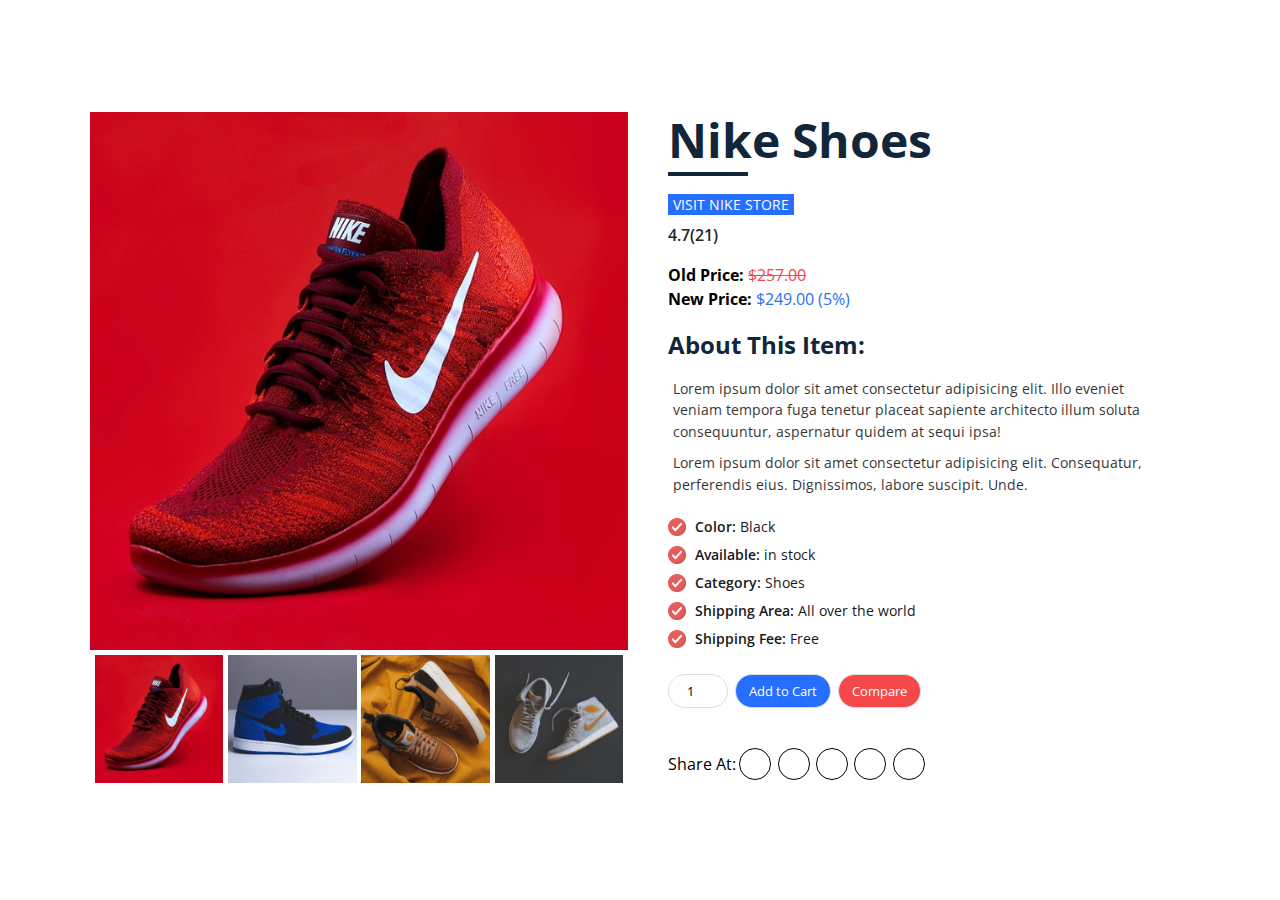
<file: assets/page/product/all pro/index.html>
<!DOCTYPE html>
<html>
  <head>
    <meta charset="utf-8">
    <meta http-equiv="X-UA-Compatible" content="IE=edge">
    <title>Product Card/Page</title>
    <meta name="viewport" content="width=device-width, initial-scale=1">
    <link rel="stylesheet" href="style.css">
    <link rel="stylesheet" href="https://cdnjs.cloudflare.com/ajax/libs/font-awesome/5.15.1/css/all.min.css" integrity="sha512-+4zCK9k+qNFUR5X+cKL9EIR+ZOhtIloNl9GIKS57V1MyNsYpYcUrUeQc9vNfzsWfV28IaLL3i96P9sdNyeRssA==" crossorigin="anonymous" />
  </head>
  <body>
    
    <div class = "card-wrapper">
      <div class = "card">
        <!-- card left -->
        <div class = "product-imgs">
          <div class = "img-display">
            <div class = "img-showcase">
              <img src = "shoes_images/shoe_1.jpg" alt = "shoe image">
              <img src = "shoes_images/shoe_2.jpg" alt = "shoe image">
              <img src = "shoes_images/shoe_3.jpg" alt = "shoe image">
              <img src = "shoes_images/shoe_4.jpg" alt = "shoe image">
            </div>
          </div>
          <div class = "img-select">
            <div class = "img-item">
              <a href = "#" data-id = "1">
                <img src = "shoes_images/shoe_1.jpg" alt = "shoe image">
              </a>
            </div>
            <div class = "img-item">
              <a href = "#" data-id = "2">
                <img src = "shoes_images/shoe_2.jpg" alt = "shoe image">
              </a>
            </div>
            <div class = "img-item">
              <a href = "#" data-id = "3">
                <img src = "shoes_images/shoe_3.jpg" alt = "shoe image">
              </a>
            </div>
            <div class = "img-item">
              <a href = "#" data-id = "4">
                <img src = "shoes_images/shoe_4.jpg" alt = "shoe image">
              </a>
            </div>
          </div>
        </div>
        <!-- card right -->
        <div class = "product-content">
          <h2 class = "product-title">nike shoes</h2>
          <a href = "#" class = "product-link">visit nike store</a>
          <div class = "product-rating">
            <i class = "fas fa-star"></i>
            <i class = "fas fa-star"></i>
            <i class = "fas fa-star"></i>
            <i class = "fas fa-star"></i>
            <i class = "fas fa-star-half-alt"></i>
            <span>4.7(21)</span>
          </div>

          <div class = "product-price">
            <p class = "last-price">Old Price: <span>$257.00</span></p>
            <p class = "new-price">New Price: <span>$249.00 (5%)</span></p>
          </div>

          <div class = "product-detail">
            <h2>about this item: </h2>
            <p>Lorem ipsum dolor sit amet consectetur adipisicing elit. Illo eveniet veniam tempora fuga tenetur placeat sapiente architecto illum soluta consequuntur, aspernatur quidem at sequi ipsa!</p>
            <p>Lorem ipsum dolor sit amet consectetur adipisicing elit. Consequatur, perferendis eius. Dignissimos, labore suscipit. Unde.</p>
            <ul>
              <li>Color: <span>Black</span></li>
              <li>Available: <span>in stock</span></li>
              <li>Category: <span>Shoes</span></li>
              <li>Shipping Area: <span>All over the world</span></li>
              <li>Shipping Fee: <span>Free</span></li>
            </ul>
          </div>

          <div class = "purchase-info">
            <input type = "number" min = "0" value = "1">
            <button type = "button" class = "btn">
              Add to Cart <i class = "fas fa-shopping-cart"></i>
            </button>
            <button type = "button" class = "btn">Compare</button>
          </div>

          <div class = "social-links">
            <p>Share At: </p>
            <a href = "#">
              <i class = "fab fa-facebook-f"></i>
            </a>
            <a href = "#">
              <i class = "fab fa-twitter"></i>
            </a>
            <a href = "#">
              <i class = "fab fa-instagram"></i>
            </a>
            <a href = "#">
              <i class = "fab fa-whatsapp"></i>
            </a>
            <a href = "#">
              <i class = "fab fa-pinterest"></i>
            </a>
          </div>
        </div>
      </div>
    </div>

    
    <script src="script.js"></script>
  </body>
</html>
</file>
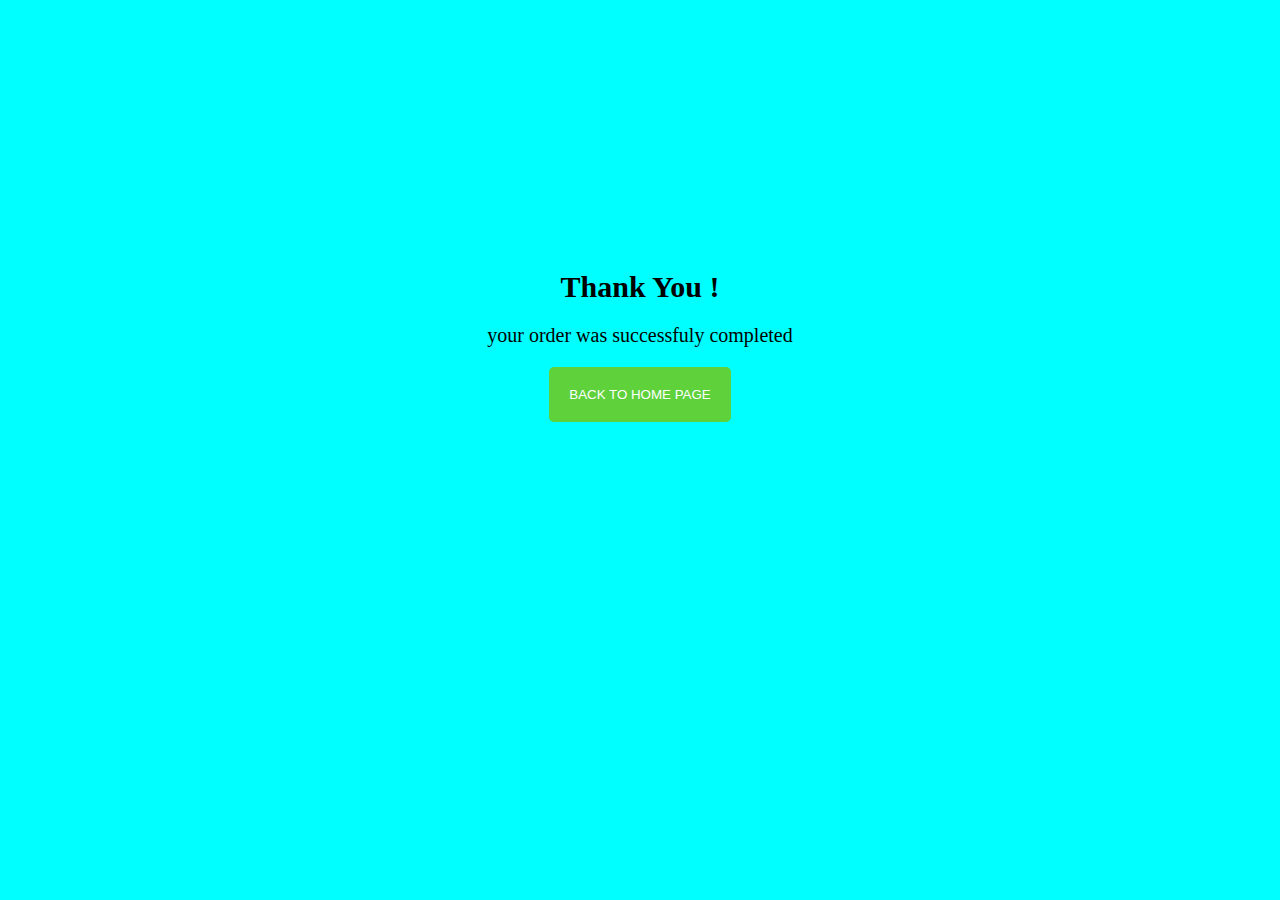
<file: assets/page/Checkout.html>
<!DOCTYPE html>
<html lang="en">

<head>
    <meta charset="UTF-8">
    <meta http-equiv="X-UA-Compatible" content="IE=edge">
    <meta name="viewport" content="width=device-width, initial-scale=1.0">
    <title>Checkout</title>
    <!-- font-awesome -->
    <link rel="stylesheet" href="https://cdnjs.cloudflare.com/ajax/libs/font-awesome/6.4.0/css/all.min.css"
        integrity="sha512-iecdLmaskl7CVkqkXNQ/ZH/XLlvWZOJyj7Yy7tcenmpD1ypASozpmT/E0iPtmFIB46ZmdtAc9eNBvH0H/ZpiBw=="
        crossorigin="anonymous" referrerpolicy="no-referrer" />
</head>

<style>

    body{
        background-color: aqua;
    }

    .sec-1{
        width: 90%;
        text-align: center;
        margin-left: auto;
        margin-right: auto;
        transform: translate(0px,250px);
    }

    .sec-1 i{
        font-size: 150px;
        color: green;

    }

    .sec-1 h1{
        font-size: 30px;
    }

    .sec-1 p{
        font-size: 20px;
    }


    .sec-1 button{
        background-color: #5ed13b;
        outline: none;
        border: none;
        text-decoration: none;
        padding: 20px;
        border-radius: 5px;
        transition: all 0.2s ease-in-out;

    }

    .sec-1 button:hover{
        opacity: .8;
    }

    .sec-1 button a  {
        text-decoration: none;
        color: white;
    }

</style>

<body>

    <!--  check done -->
    <section class="sec-1">
        <div class="icon">
            <i class="fa-solid fa-circle-check"></i>
        </div>
        <div>
            <h1>
                Thank You !
            </h1>
        </div>
        <div>
            <p>
                your order was successfuly completed
            </p>
        </div>
        <div>
            <button>
                <a href="/index.html" target="_blank">
                    BACK TO HOME PAGE</a>
            </button>
        </div>
    </section>
    <!--//  check done //-->

</body>

</html>
</file>
<file: assets/page/product/all pro/style.css>
@import url('https://fonts.googleapis.com/css2?family=Open+Sans:wght@300;400;600;700;800&display=swap');

*{
    box-sizing: border-box;
    padding: 0;
    margin: 0;
    font-family: 'Open Sans', sans-serif;
}
body{
    line-height: 1.5;
}
.card-wrapper{
    max-width: 1100px;
    margin: 0 auto;
}
img{
    width: 100%;
    display: block;
}
.img-display{
    overflow: hidden;
}
.img-showcase{
    display: flex;
    width: 100%;
    transition: all 0.5s ease;
}
.img-showcase img{
    min-width: 100%;
}
.img-select{
    display: flex;
}
.img-item{
    margin: 0.3rem;
}
.img-item:nth-child(1),
.img-item:nth-child(2),
.img-item:nth-child(3){
    margin-right: 0;
}
.img-item:hover{
    opacity: 0.8;
}
.product-content{
    padding: 2rem 1rem;
}
.product-title{
    font-size: 3rem;
    text-transform: capitalize;
    font-weight: 700;
    position: relative;
    color: #12263a;
    margin: 1rem 0;
}
.product-title::after{
    content: "";
    position: absolute;
    left: 0;
    bottom: 0;
    height: 4px;
    width: 80px;
    background: #12263a;
}
.product-link{
    text-decoration: none;
    text-transform: uppercase;
    font-weight: 400;
    font-size: 0.9rem;
    display: inline-block;
    margin-bottom: 0.5rem;
    background: #256eff;
    color: #fff;
    padding: 0 0.3rem;
    transition: all 0.5s ease;
}
.product-link:hover{
    opacity: 0.9;
}
.product-rating{
    color: #ffc107;
}
.product-rating span{
    font-weight: 600;
    color: #252525;
}
.product-price{
    margin: 1rem 0;
    font-size: 1rem;
    font-weight: 700;
}
.product-price span{
    font-weight: 400;
}
.last-price span{
    color: #f64749;
    text-decoration: line-through;
}
.new-price span{
    color: #256eff;
}
.product-detail h2{
    text-transform: capitalize;
    color: #12263a;
    padding-bottom: 0.6rem;
}
.product-detail p{
    font-size: 0.9rem;
    padding: 0.3rem;
    opacity: 0.8;
}
.product-detail ul{
    margin: 1rem 0;
    font-size: 0.9rem;
}
.product-detail ul li{
    margin: 0;
    list-style: none;
    background: url(shoes_images/checked.png) left center no-repeat;
    background-size: 18px;
    padding-left: 1.7rem;
    margin: 0.4rem 0;
    font-weight: 600;
    opacity: 0.9;
}
.product-detail ul li span{
    font-weight: 400;
}
.purchase-info{
    margin: 1.5rem 0;
}
.purchase-info input,
.purchase-info .btn{
    border: 1.5px solid #ddd;
    border-radius: 25px;
    text-align: center;
    padding: 0.45rem 0.8rem;
    outline: 0;
    margin-right: 0.2rem;
    margin-bottom: 1rem;
}
.purchase-info input{
    width: 60px;
}
.purchase-info .btn{
    cursor: pointer;
    color: #fff;
}
.purchase-info .btn:first-of-type{
    background: #256eff;
}
.purchase-info .btn:last-of-type{
    background: #f64749;
}
.purchase-info .btn:hover{
    opacity: 0.9;
}
.social-links{
    display: flex;
    align-items: center;
}
.social-links a{
    display: flex;
    align-items: center;
    justify-content: center;
    width: 32px;
    height: 32px;
    color: #000;
    border: 1px solid #000;
    margin: 0 0.2rem;
    border-radius: 50%;
    text-decoration: none;
    font-size: 0.8rem;
    transition: all 0.5s ease;
}
.social-links a:hover{
    background: #000;
    border-color: transparent;
    color: #fff;
}

@media screen and (min-width: 992px){
    .card{
        display: grid;
        grid-template-columns: repeat(2, 1fr);
        grid-gap: 1.5rem;
    }
    .card-wrapper{
        height: 100vh;
        display: flex;
        justify-content: center;
        align-items: center;
    }
    .product-imgs{
        display: flex;
        flex-direction: column;
        justify-content: center;
    }
    .product-content{
        padding-top: 0;
    }
}
</file>
